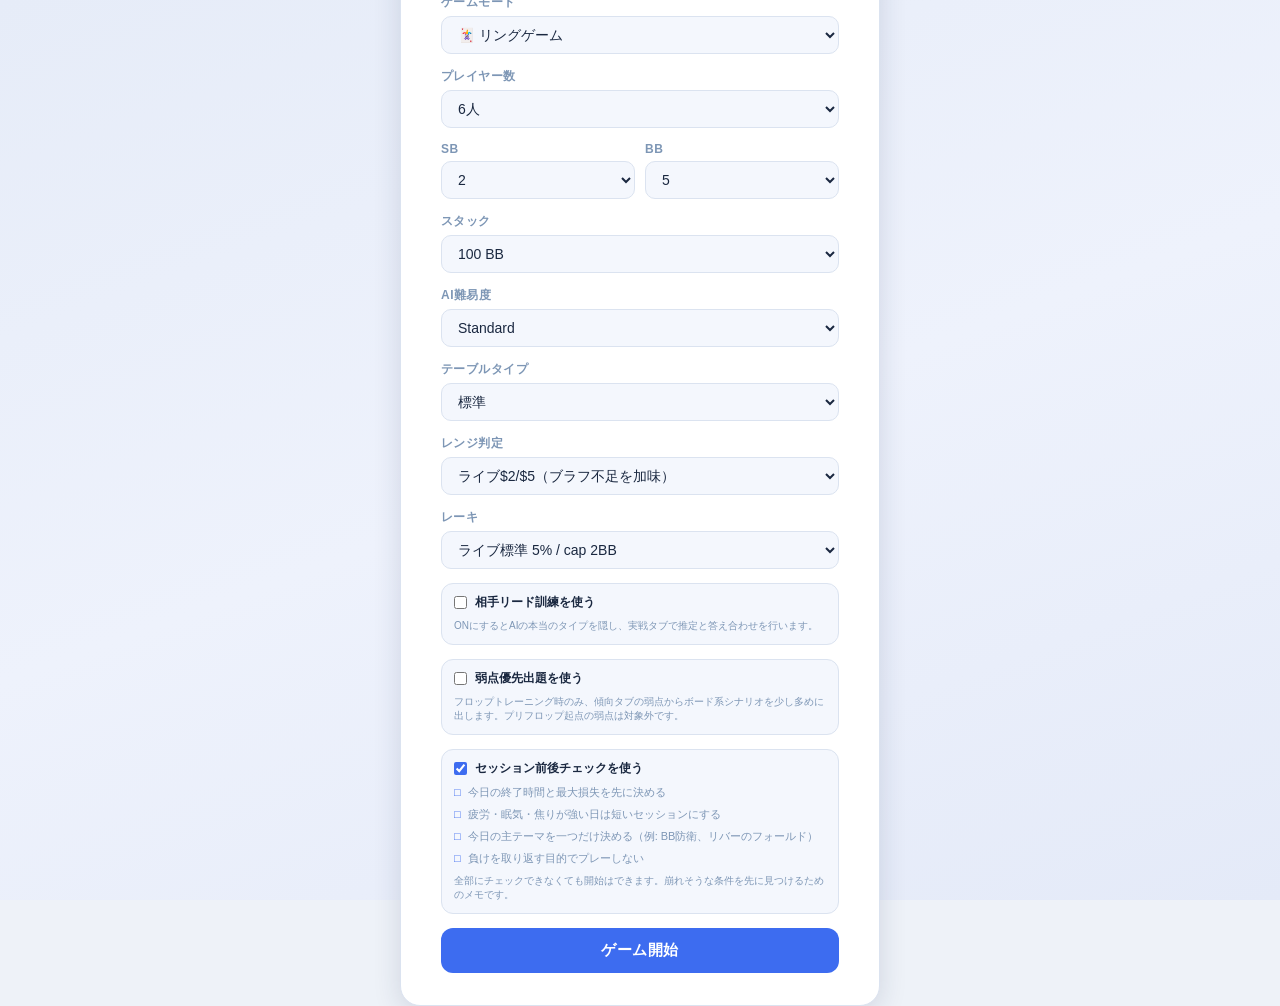
<file: index.html>
<!doctype html>
<html lang="ja">
<head>
  <meta charset="utf-8">
  <meta name="viewport" content="width=device-width,initial-scale=1">
  <meta http-equiv="refresh" content="0; url=fish_tank_poker.html">
  <title>Fish Tank Poker</title>
</head>
<body>
  <p><a href="fish_tank_poker.html">Fish Tank Poker を開く</a></p>
</body>
</html>
</file>
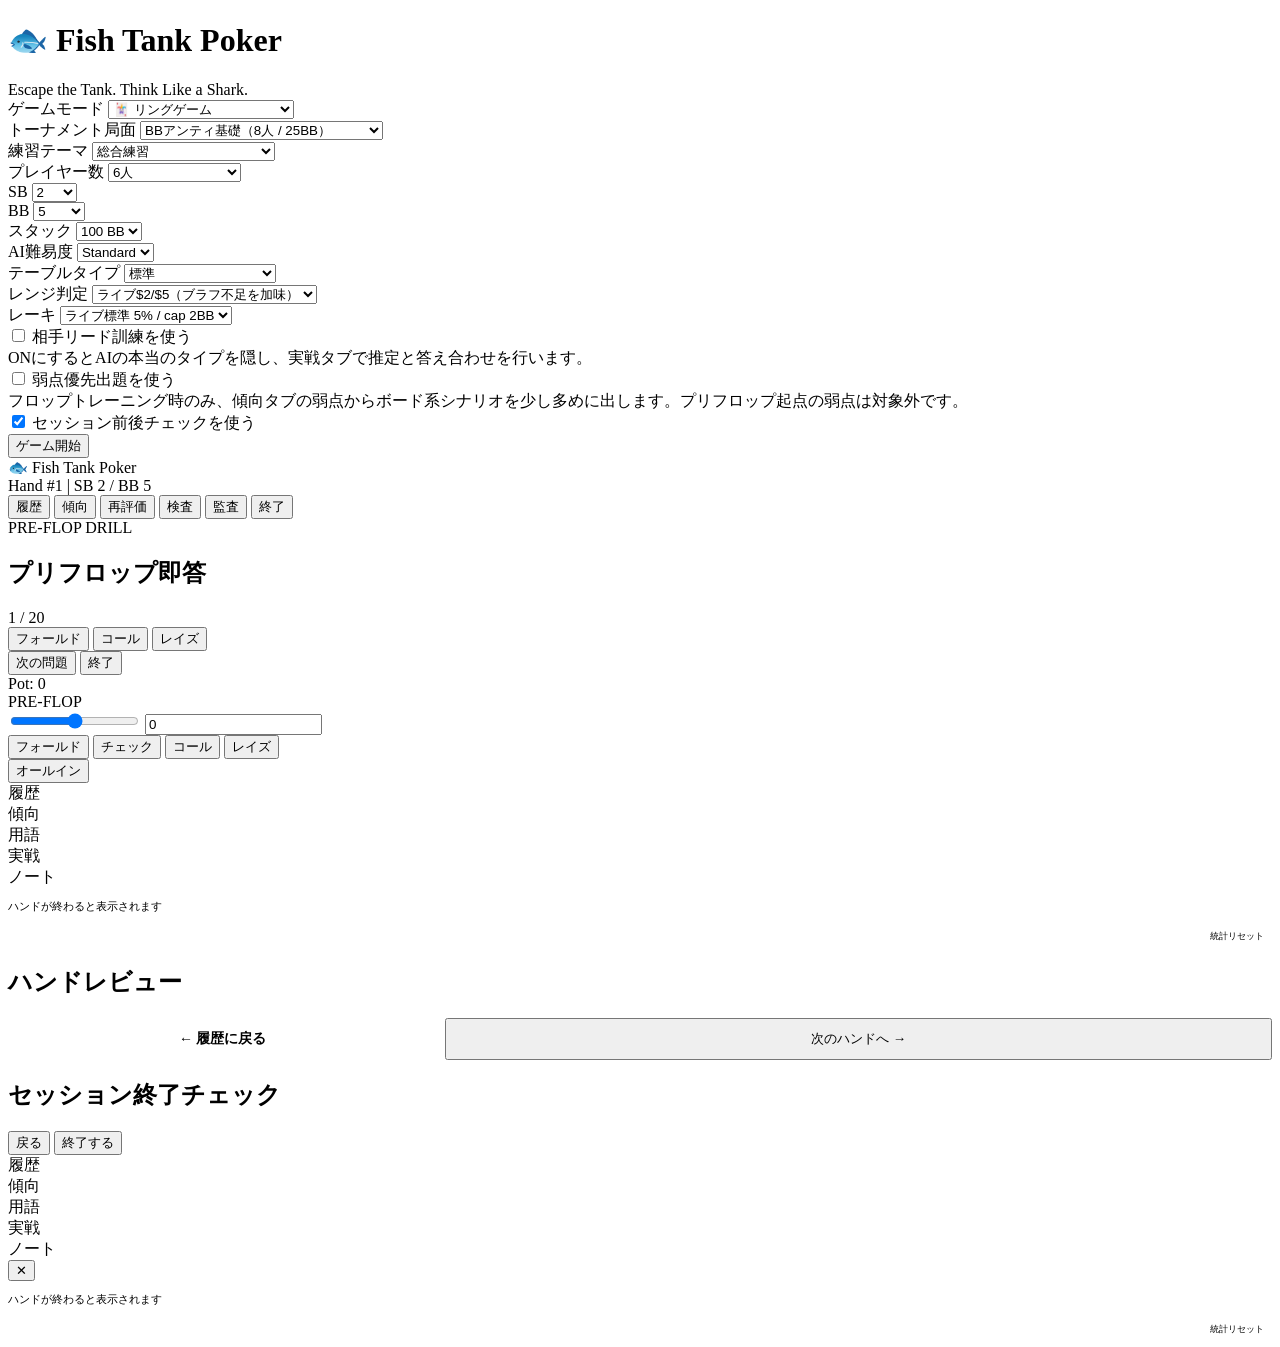
<file: src/index.html>
<!DOCTYPE html>
<html lang="ja">
<head>
<meta charset="UTF-8">
<meta name="viewport" content="width=device-width, initial-scale=1.0">
<title>Fish Tank Poker</title>
<!-- FISH_TANK_INLINE_STYLE -->
</head>
<body>

<div id="setup-screen" class="screen active">
  <div class="setup-card">
    <h1>🐟 Fish Tank Poker</h1>
    <div class="sub">Escape the Tank. Think Like a Shark.</div>
    <div class="form-row"><label>ゲームモード</label>
      <select id="cfg-mode">
        <option value="normal">🃏 リングゲーム</option>
        <option value="scenario">🎯 フロップトレーニング</option>
        <option value="preflop_drill">⚡ プリフロップ即答ドリル</option>
        <option value="tournament">🏆 トーナメント局面別</option>
      </select>
    </div>
    <div id="cfg-tournament-wrap" class="hidden">
      <div class="form-row"><label>トーナメント局面</label>
        <select id="cfg-tournament-preset">
          <option value="bbante_basic">BBアンティ基礎（8人 / 25BB）</option>
          <option value="early">序盤戦（8人 / 40BB）</option>
          <option value="middle">中盤ショート化（8人 / 20BB）</option>
          <option value="bubble">バブル・チケット目前（9人 / 14BB）</option>
          <option value="final_table">FT・ペイジャンプ（6人 / 22BB）</option>
          <option value="heads_up">HU・最終決戦（2人 / 25BB）</option>
        </select>
      </div>
      <div class="form-row"><label>練習テーマ</label>
        <select id="cfg-tournament-focus">
          <option value="general">総合練習</option>
          <option value="bbante_steal">BBアンティ基礎・スチール</option>
          <option value="reshove20">20BB reshove練習</option>
          <option value="openjam14">14BB open jam練習</option>
          <option value="bubble_call">バブル薄コール回避</option>
          <option value="bb_defend">BBディフェンス練習</option>
          <option value="ft_payjump">FTペイジャンプ</option>
          <option value="hu_aggression">HU攻防</option>
        </select>
      </div>
      <div id="cfg-tournament-note" class="mode-note"></div>
    </div>
    <div class="form-row"><label>プレイヤー数</label>
      <select id="cfg-players">
        <option value="2">2人 (ヘッズアップ)</option><option value="3">3人</option>
        <option value="4">4人</option><option value="5">5人</option>
        <option value="6" selected>6人</option><option value="7">7人</option>
        <option value="8">8人</option><option value="9">9人</option>
      </select>
    </div>
    <div class="blind-row">
      <div class="form-row"><label>SB</label>
        <select id="cfg-sb"><option value="1">1</option><option value="2" selected>2</option><option value="5">5</option><option value="10">10</option><option value="25">25</option><option value="50">50</option><option value="100">100</option><option value="200">200</option><option value="500">500</option></select>
      </div>
      <div class="form-row"><label>BB</label>
        <select id="cfg-bb"><option value="2">2</option><option value="5" selected>5</option><option value="10">10</option><option value="20">20</option><option value="50">50</option><option value="100">100</option><option value="200">200</option><option value="400">400</option><option value="1000">1000</option></select>
      </div>
    </div>
    <div class="form-row"><label>スタック</label>
      <select id="cfg-stack"><option value="14">14 BB</option><option value="20">20 BB</option><option value="25">25 BB</option><option value="40">40 BB</option><option value="50">50 BB</option><option value="100" selected>100 BB</option><option value="200">200 BB</option><option value="300">300 BB</option></select>
    </div>
    <div class="form-row"><label>AI難易度</label>
      <select id="cfg-ai"><option value="easy">Loose</option><option value="medium" selected>Standard</option><option value="hard">Tough</option></select>
    </div>
    <div class="form-row"><label>テーブルタイプ</label>
      <select id="cfg-table-type"><option value="standard" selected>標準</option><option value="limp_heavy">パッシブ・リンプ過多</option></select>
    </div>
    <div class="form-row"><label>レンジ判定</label>
      <select id="cfg-range-mode"><option value="live" selected>ライブ$2/$5（ブラフ不足を加味）</option><option value="gto">GTO（均衡・EV基準）</option></select>
    </div>
    <div class="form-row"><label>レーキ</label>
      <select id="cfg-rake"><option value="live" selected>ライブ標準 5% / cap 2BB</option><option value="off">OFF</option></select>
    </div>
    <div class="session-check">
      <label class="check-toggle"><input type="checkbox" id="cfg-opponent-read"> 相手リード訓練を使う</label>
      <div class="session-check-note">ONにするとAIの本当のタイプを隠し、実戦タブで推定と答え合わせを行います。</div>
    </div>
    <div class="session-check">
      <label class="check-toggle"><input type="checkbox" id="cfg-adaptive-scenario"> 弱点優先出題を使う</label>
      <div class="session-check-note">フロップトレーニング時のみ、傾向タブの弱点からボード系シナリオを少し多めに出します。プリフロップ起点の弱点は対象外です。</div>
    </div>
    <div id="session-check-wrap" class="session-check">
      <label class="check-toggle"><input type="checkbox" id="cfg-session-check" checked> セッション前後チェックを使う</label>
      <div id="session-start-check"></div>
    </div>
    <div id="session-practice-note"></div>
    <button class="btn-primary" id="btn-start">ゲーム開始</button>
  </div>
</div>

<div id="game-screen" class="screen">
  <div id="hud">
    <div class="hud-title">🐟 Fish Tank Poker</div>
    <div id="hud-info">Hand #1 | SB 2 / BB 5</div>
    <div id="hud-practice-focus"></div>
    <div class="hud-btns">
      <button class="hud-btn" data-tab="history">履歴</button>
      <button class="hud-btn" data-tab="trends">傾向</button>
      <button class="hud-btn dev-btn" id="btn-reanalyze">再評価</button>
      <button class="hud-btn dev-btn" id="btn-regression">検査</button>
      <button class="hud-btn dev-btn" id="btn-audit-batch">監査</button>
      <button class="hud-btn" id="btn-quit">終了</button>
    </div>
  </div>
  <div id="main-area">
    <div id="preflop-drill-panel" class="hidden">
      <div class="pf-drill-card">
        <div class="pf-drill-head">
          <div>
            <div class="pf-drill-kicker">PRE-FLOP DRILL</div>
            <h2 id="pf-drill-title">プリフロップ即答</h2>
          </div>
          <div id="pf-drill-progress" class="pf-drill-progress">1 / 20</div>
        </div>
        <div id="pf-drill-spot" class="pf-drill-spot"></div>
        <div id="pf-drill-hand" class="pf-drill-hand"></div>
        <div id="pf-drill-actions" class="pf-drill-actions">
          <button data-pf-action="fold">フォールド</button>
          <button data-pf-action="call">コール</button>
          <button data-pf-action="raise">レイズ</button>
        </div>
        <div id="pf-drill-result" class="pf-drill-result"></div>
        <div class="pf-drill-footer">
          <button id="pf-drill-next">次の問題</button>
          <button id="pf-drill-finish">終了</button>
        </div>
      </div>
    </div>
    <div id="table-wrap">
      <div id="scenario-banner"></div>
      <div id="table-container">
        <div id="table-felt"></div>
        <div id="center-area">
          <div id="pot-display">Pot: 0</div>
          <div id="community-cards"></div>
          <div id="stage-label">PRE-FLOP</div>
        </div>
        <div id="seats-container"></div>
      </div>
      <div id="human-area">
        <div id="human-cards-row">
          <div id="human-cards"></div>
          <div id="human-hand-name"></div>
        </div>
        <div id="action-area">
          <!-- 行1: コール情報 -->
          <div id="info-row">
            <div id="to-call-label"></div>
          </div>
          <!-- 行2: レイズサイズスライダー + 金額 -->
          <div id="size-row">
            <input type="range" id="raise-slider" min="0" max="100" value="50">
            <input type="text" id="raise-amount" value="0" readonly>
          </div>
          <!-- 行3: クイックサイズボタン (中央・大きめ) -->
          <div id="quick-btns-row">
            <div id="quick-btns"></div>
          </div>
          <!-- 行4: メインアクションボタン (等幅) -->
          <div id="main-btns">
            <button class="action-btn" id="btn-fold">フォールド</button>
            <button class="action-btn" id="btn-check">チェック</button>
            <button class="action-btn" id="btn-call">コール</button>
            <button class="action-btn" id="btn-raise">レイズ</button>
          </div>
          <!-- 行5: オールイン (セカンダリ) -->
          <button id="btn-allin">オールイン</button>
        </div>
      </div>
    </div>
    <div id="side-panel">
      <div id="side-tabs">
        <div class="side-tab active" data-tab="history">履歴</div>
        <div class="side-tab" data-tab="trends">傾向</div>
        <div class="side-tab" data-tab="glossary">用語</div>
        <div class="side-tab" data-tab="live">実戦</div>
        <div class="side-tab" data-tab="notes">ノート</div>
      </div>
      <div id="side-content">
        <div id="tab-history"><p style="color:var(--dim);font-size:11px;">ハンドが終わると表示されます</p></div>
        <div id="tab-trends" class="hidden">
          <div id="trends-content"></div>
          <div style="margin-top:8px;text-align:right"><button id="btn-reset-stats" style="font-size:9px;padding:3px 8px;background:none;border:1px solid var(--border);border-radius:5px;color:var(--dim);cursor:pointer;font-family:inherit">統計リセット</button></div>
        </div>
        <div id="tab-glossary" class="hidden"></div>
        <div id="tab-live" class="hidden"></div>
        <div id="tab-notes" class="hidden"></div>
      </div>
    </div>
  </div>
</div>

<div id="analysis-modal">
  <div id="analysis-box">
    <h2 id="analysis-title">ハンドレビュー</h2>
    <div class="analysis-sub" id="analysis-sub"></div>
    <div id="analysis-content"></div>
    <div style="display:flex;gap:8px;margin-top:14px">
      <button id="close-only" style="flex:1;padding:12px;background:var(--panel2);border:1px solid var(--border);border-radius:12px;color:var(--dim);font-size:14px;font-weight:700;cursor:pointer;font-family:inherit">← 履歴に戻る</button>
      <button class="close-analysis" id="close-analysis" style="flex:2">次のハンドへ →</button>
    </div>
  </div>
</div>
<div id="session-end-modal">
  <div id="session-end-box">
    <h2>セッション終了チェック</h2>
    <div id="session-end-content"></div>
    <div class="session-end-actions">
      <button id="session-end-cancel">戻る</button>
      <button id="session-end-confirm">終了する</button>
    </div>
  </div>
</div>
<div id="sheet-overlay">
  <div id="bottom-sheet">
    <div id="sheet-handle"></div>
    <div id="sheet-top">
      <div id="sheet-tabs-row">
        <div class="stab active" data-stab="history">履歴</div>
        <div class="stab" data-stab="trends">傾向</div>
        <div class="stab" data-stab="glossary">用語</div>
        <div class="stab" data-stab="live">実戦</div>
        <div class="stab" data-stab="notes">ノート</div>
      </div>
      <button id="sheet-close-btn">✕</button>
    </div>
    <div id="sheet-body">
      <div id="stab-history"><p style="color:var(--dim);font-size:11px">ハンドが終わると表示されます</p></div>
      <div id="stab-trends" class="hidden">
        <div id="stab-trends-content"></div>
        <div style="margin-top:8px;text-align:right"><button id="btn-reset-stats2" style="font-size:9px;padding:3px 8px;background:none;border:1px solid var(--border);border-radius:5px;color:var(--dim);cursor:pointer;font-family:inherit">統計リセット</button></div>
      </div>
      <div id="stab-glossary" class="hidden"></div>
      <div id="stab-live" class="hidden"></div>
      <div id="stab-notes" class="hidden"></div>
    </div>
  </div>
</div>
<div id="toast-container"></div>

<!-- FISH_TANK_INLINE_SCRIPT -->
</body>
</html>
</file>
